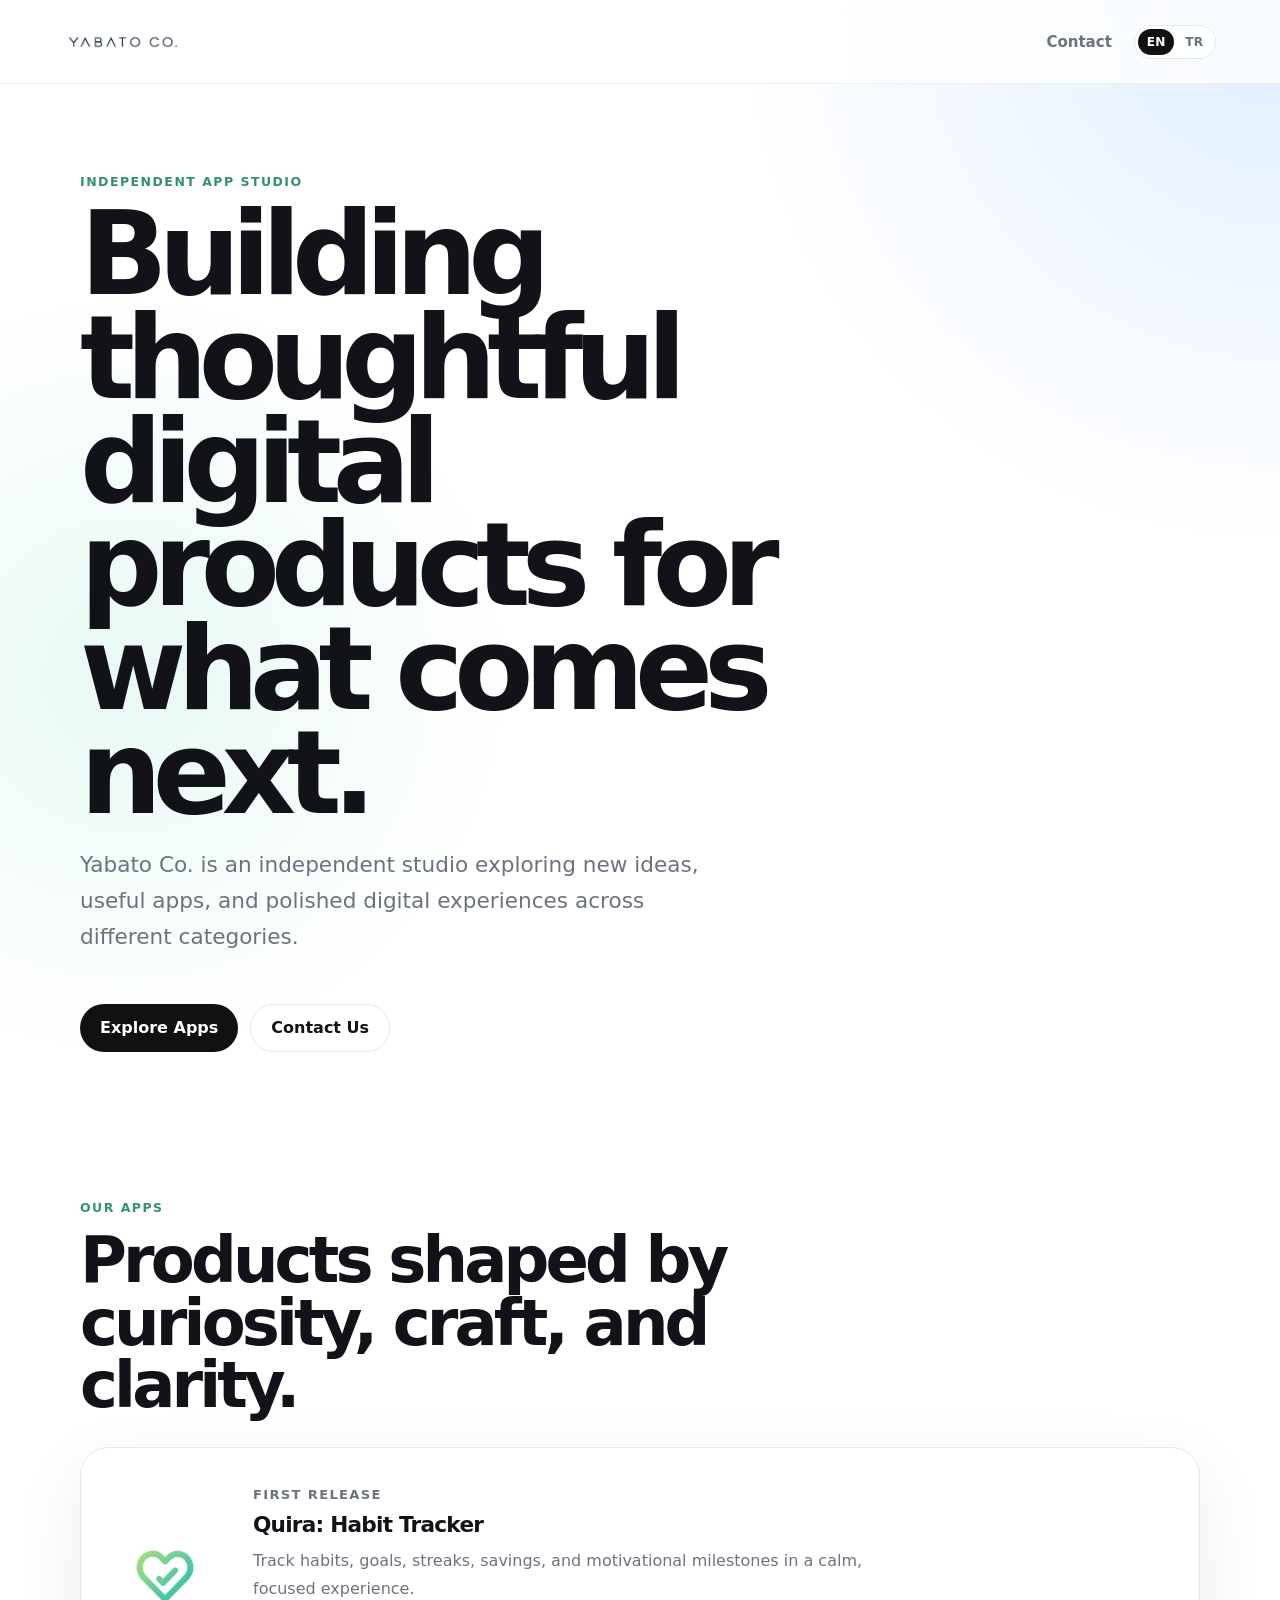
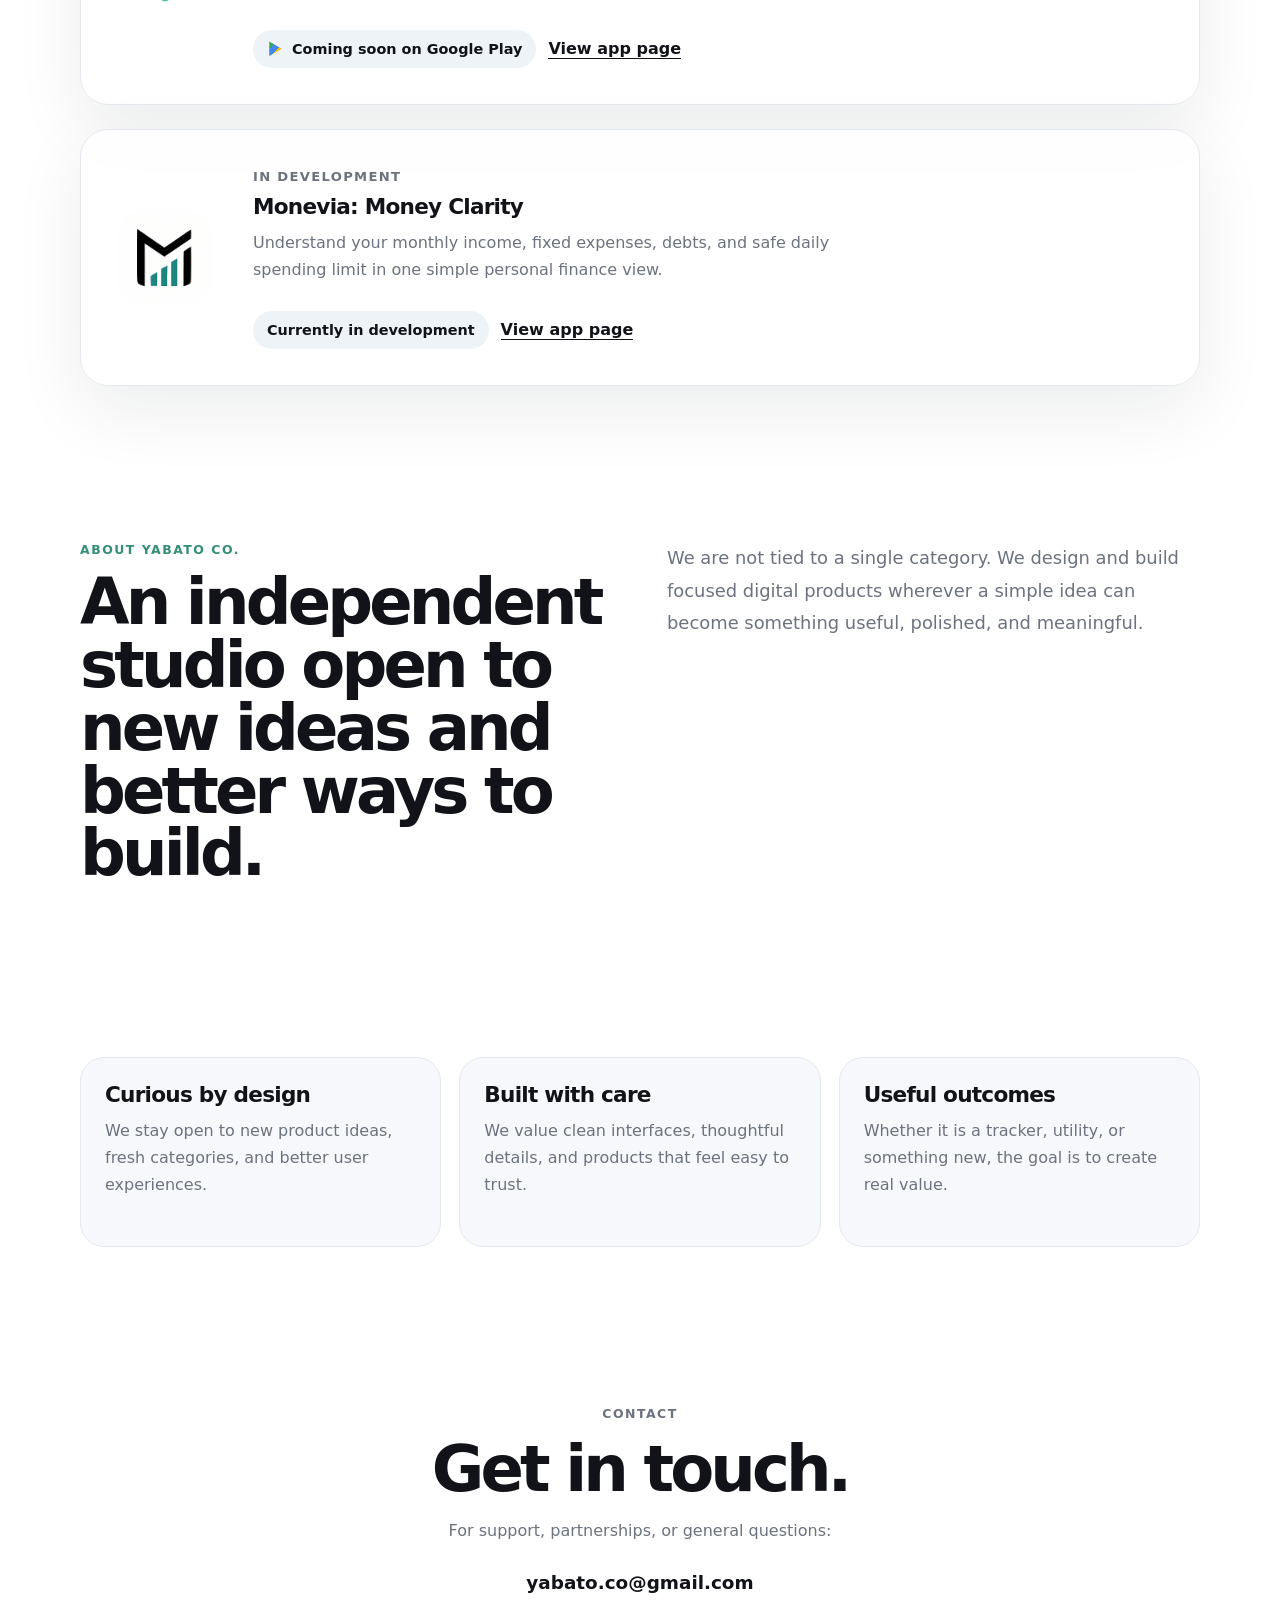
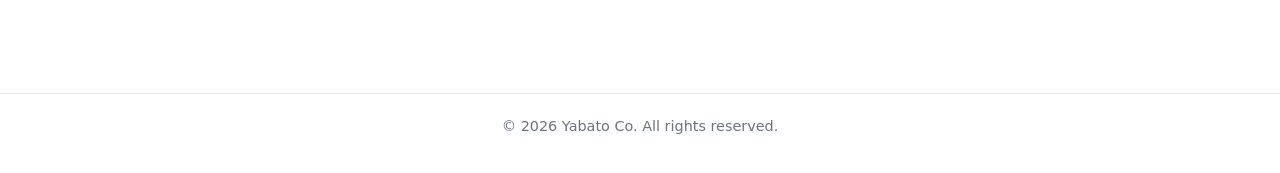
<file: index.html>
<!doctype html>
<html lang="en">
<head>
  <meta charset="utf-8" />
  <meta name="viewport" content="width=device-width, initial-scale=1" />
  <title>Yabato Co. | Ideas, Apps, and Digital Products</title>
  <meta name="description" content="Yabato Co. is an independent studio exploring ideas, apps, and digital products." />
  <link rel="icon" type="image/png" href="./favicon.png?v=2" />
  <link rel="shortcut icon" type="image/png" href="./favicon.png?v=2" />
  <link rel="apple-touch-icon" href="./favicon.png?v=2" />
  <link rel="stylesheet" href="./styles.css?v=9" />
</head>
<body>
  <header class="site-header">
    <a class="brand" href="index.html" aria-label="Yabato Co.">
      <img src="yabato-logo.png?v=2" alt="Yabato Co." />
    </a>
    <nav>
      <a href="#contact">Contact</a>
      <span class="lang-switch" aria-label="Language switcher">
        <a class="active" href="index.html">EN</a>
        <a href="index-tr.html">TR</a>
      </span>
    </nav>
  </header>

  <main>
    <section class="hero">
      <p class="eyebrow">Independent app studio</p>
      <h1>Building thoughtful digital products for what comes next.</h1>
      <p class="hero-text">
        Yabato Co. is an independent studio exploring new ideas, useful apps,
        and polished digital experiences across different categories.
      </p>
      <div class="hero-actions">
        <a class="button primary" href="#apps">Explore Apps</a>
        <a class="button secondary" href="mailto:yabato.co@gmail.com">Contact Us</a>
      </div>
    </section>

    <section id="apps" class="section">
      <div class="section-heading">
        <p class="eyebrow">Our apps</p>
        <h2>Products shaped by curiosity, craft, and clarity.</h2>
      </div>

      <div class="apps-stack">
        <a class="app-card app-card-link" href="quira.html">
          <img class="app-icon" src="googleplay-logo.png" alt="Quira app icon" />
          <div class="app-content">
            <p class="app-label">First release</p>
            <h3>Quira: Habit Tracker</h3>
            <p>
              Track habits, goals, streaks, savings, and motivational milestones
              in a calm, focused experience.
            </p>
            <div class="app-actions">
              <span class="pill play-pill"><span class="play-mark" aria-hidden="true"></span>Coming soon on Google Play</span>
              <span class="text-link">View app page</span>
            </div>
          </div>
        </a>

        <a class="app-card app-card-link" href="monevia.html">
          <img class="app-icon" src="monevia-logo.png" alt="Monevia app icon" />
          <div class="app-content">
            <p class="app-label">In development</p>
            <h3>Monevia: Money Clarity</h3>
            <p>
              Understand your monthly income, fixed expenses, debts, and safe
              daily spending limit in one simple personal finance view.
            </p>
            <div class="app-actions">
              <span class="pill">Currently in development</span>
              <span class="text-link">View app page</span>
            </div>
          </div>
        </a>
      </div>
    </section>

    <section id="about" class="section split">
      <div>
        <p class="eyebrow">About Yabato Co.</p>
        <h2>An independent studio open to new ideas and better ways to build.</h2>
      </div>
      <p>
        We are not tied to a single category. We design and build focused digital
        products wherever a simple idea can become something useful, polished,
        and meaningful.
      </p>
    </section>

    <section class="section principles">
      <div class="principle">
        <h3>Curious by design</h3>
        <p>We stay open to new product ideas, fresh categories, and better user experiences.</p>
      </div>
      <div class="principle">
        <h3>Built with care</h3>
        <p>We value clean interfaces, thoughtful details, and products that feel easy to trust.</p>
      </div>
      <div class="principle">
        <h3>Useful outcomes</h3>
        <p>Whether it is a tracker, utility, or something new, the goal is to create real value.</p>
      </div>
    </section>

    <section id="contact" class="section contact">
      <p class="eyebrow">Contact</p>
      <h2>Get in touch.</h2>
      <p>For support, partnerships, or general questions:</p>
      <a class="email" href="mailto:yabato.co@gmail.com">yabato.co@gmail.com</a>
    </section>
  </main>

  <footer>
    <p>&copy; 2026 Yabato Co. All rights reserved.</p>
  </footer>
</body>
</html>
</file>
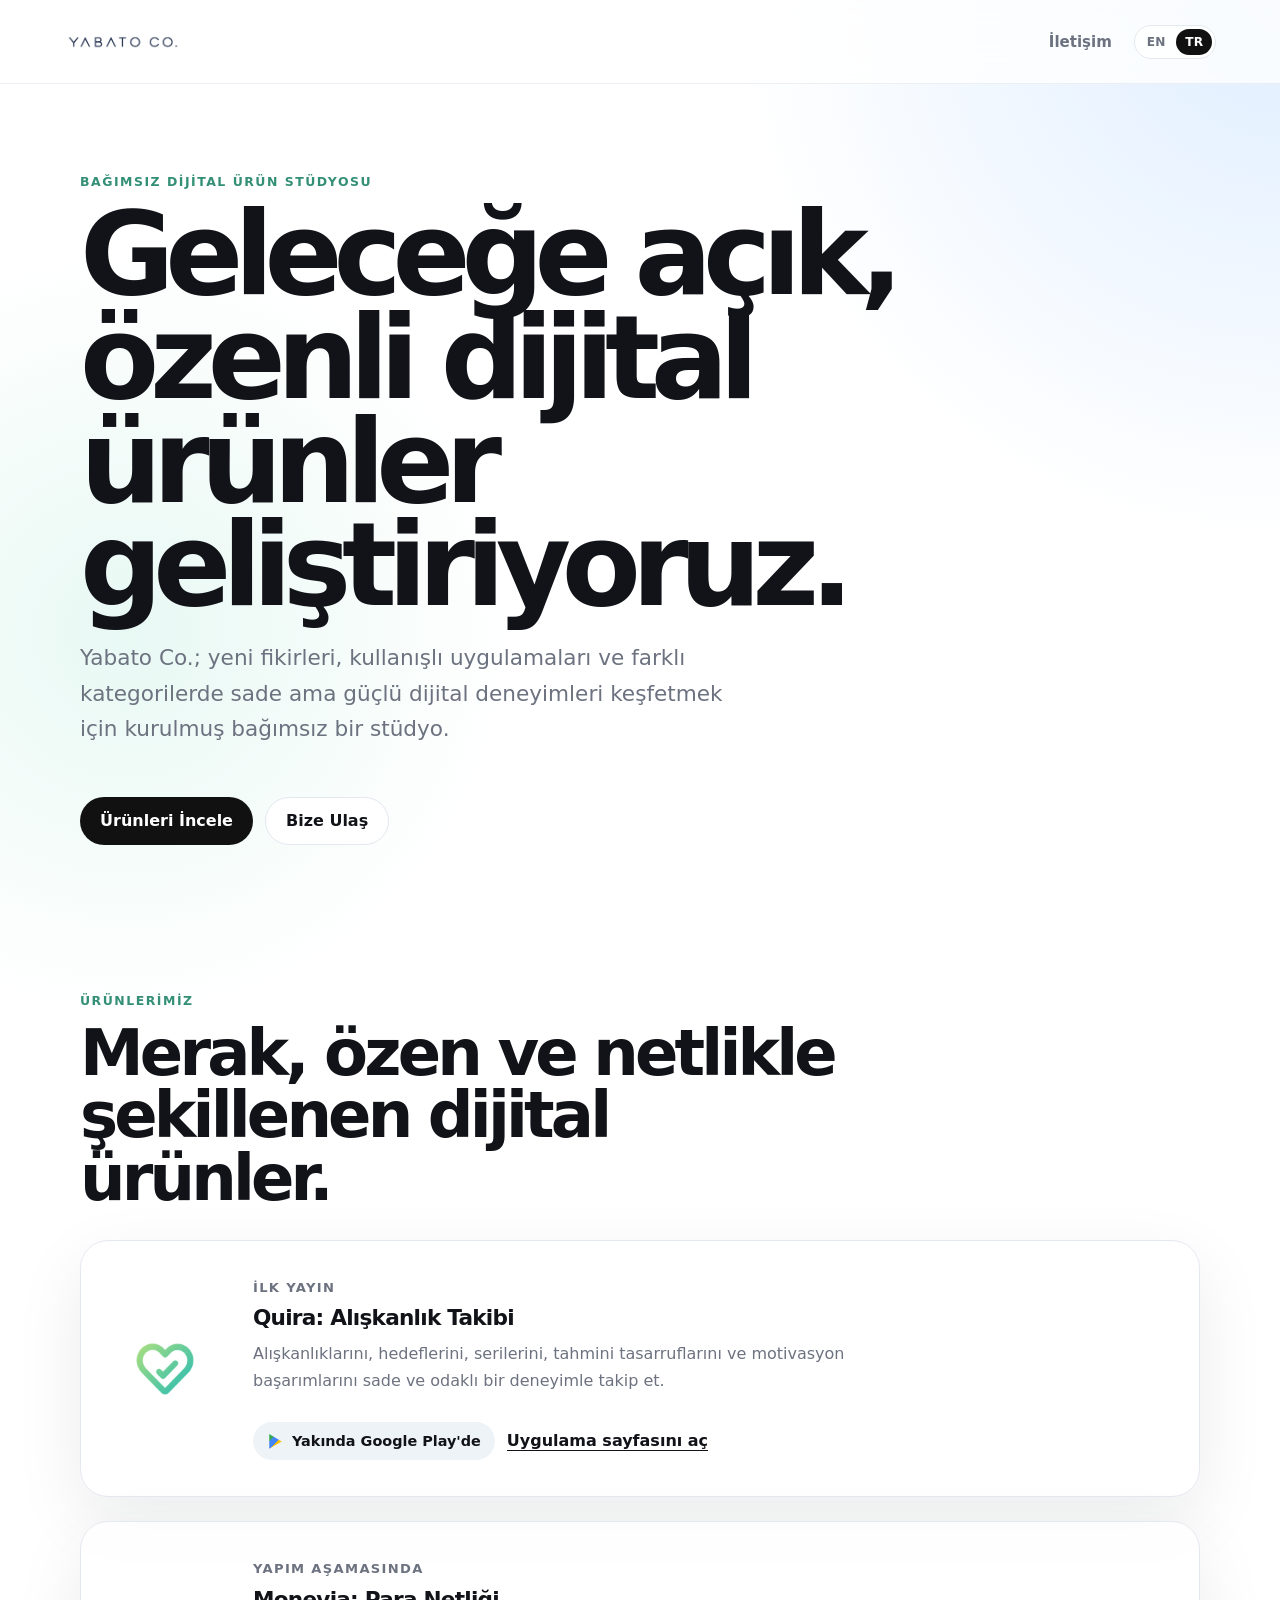
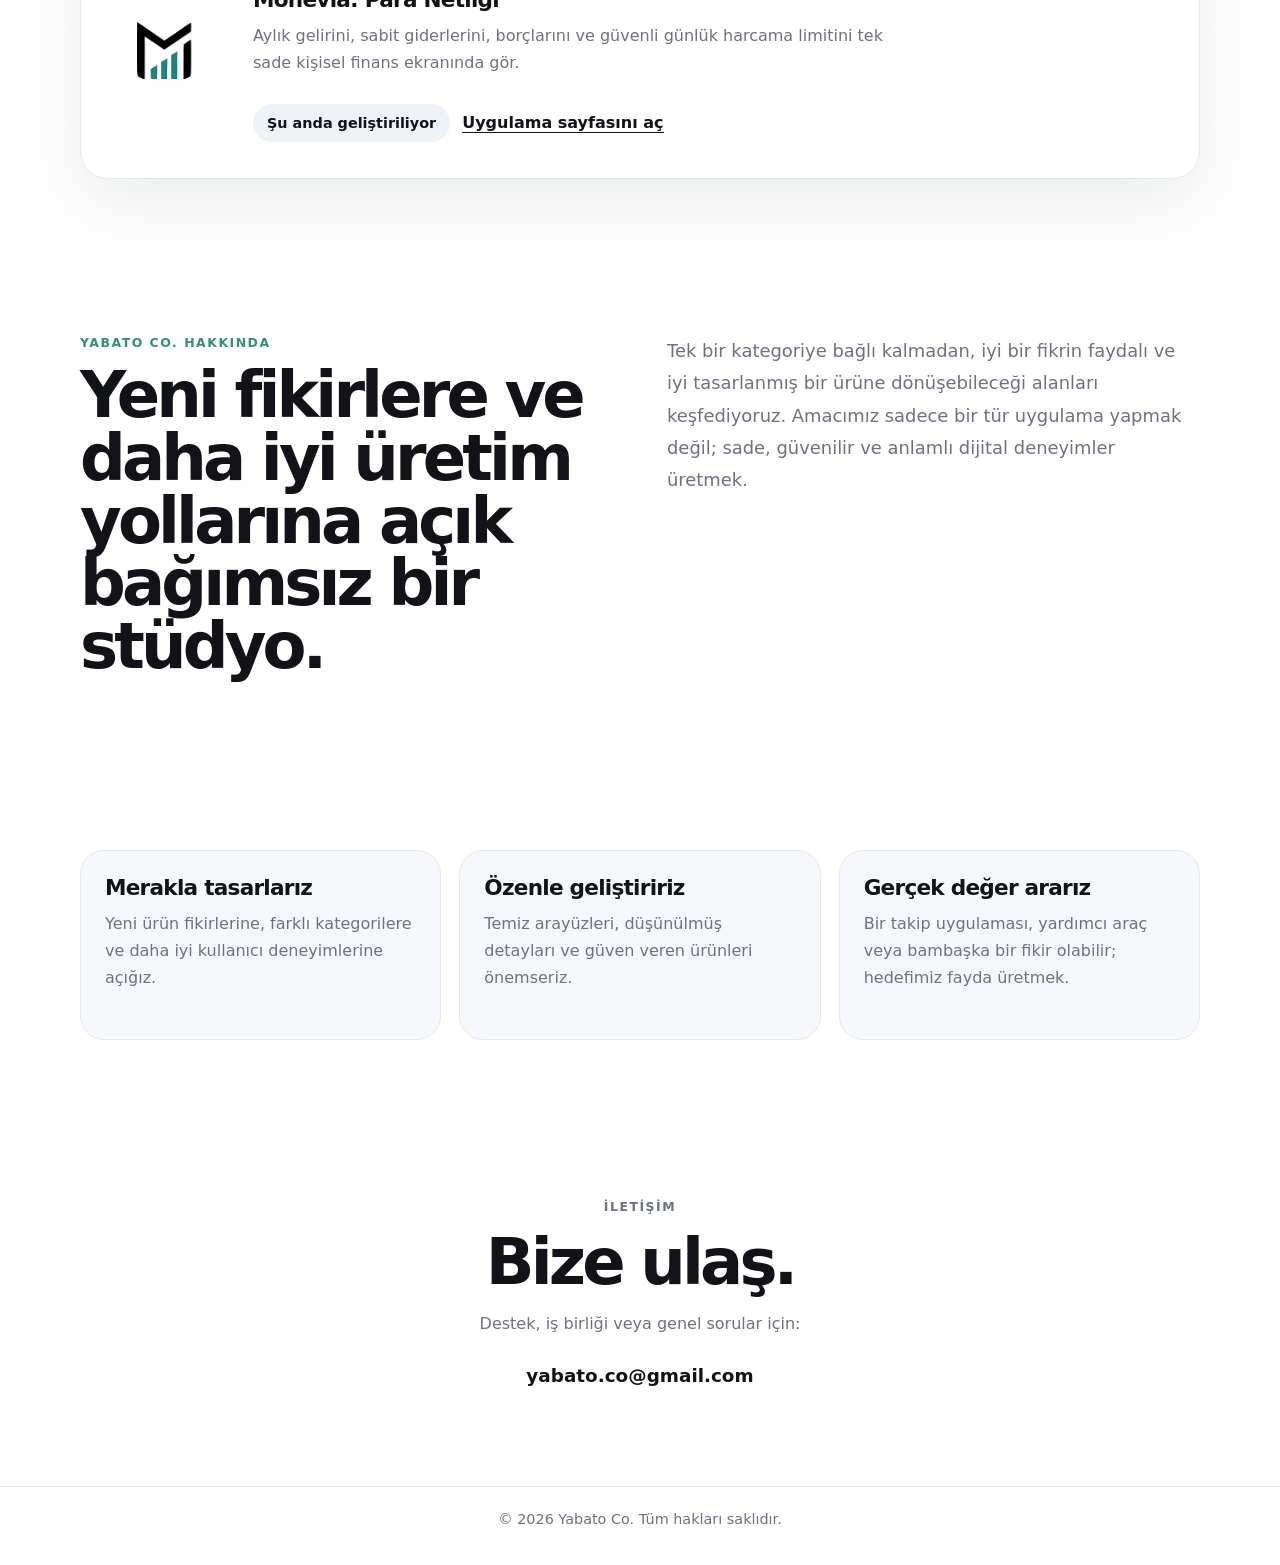
<file: index-tr.html>
<!doctype html>
<html lang="tr">
<head>
  <meta charset="utf-8" />
  <meta name="viewport" content="width=device-width, initial-scale=1" />
  <title>Yabato Co. | Fikirler, Uygulamalar ve Dijital Ürünler</title>
  <meta name="description" content="Yabato Co. yeni fikirler, uygulamalar ve dijital ürünler geliştiren bağımsız bir stüdyodur." />
  <link rel="icon" type="image/png" href="./favicon.png?v=2" />
  <link rel="shortcut icon" type="image/png" href="./favicon.png?v=2" />
  <link rel="apple-touch-icon" href="./favicon.png?v=2" />
  <link rel="stylesheet" href="./styles.css?v=9" />
</head>
<body>
  <header class="site-header">
    <a class="brand" href="index-tr.html" aria-label="Yabato Co.">
      <img src="yabato-logo.png?v=2" alt="Yabato Co." />
    </a>
    <nav>
      <a href="#contact">İletişim</a>
      <span class="lang-switch" aria-label="Dil seçici">
        <a href="index.html">EN</a>
        <a class="active" href="index-tr.html">TR</a>
      </span>
    </nav>
  </header>

  <main>
    <section class="hero">
      <p class="eyebrow">Bağımsız dijital ürün stüdyosu</p>
      <h1>Geleceğe açık, özenli dijital ürünler geliştiriyoruz.</h1>
      <p class="hero-text">
        Yabato Co.; yeni fikirleri, kullanışlı uygulamaları ve farklı kategorilerde
        sade ama güçlü dijital deneyimleri keşfetmek için kurulmuş bağımsız bir stüdyo.
      </p>
      <div class="hero-actions">
        <a class="button primary" href="#apps">Ürünleri İncele</a>
        <a class="button secondary" href="mailto:yabato.co@gmail.com">Bize Ulaş</a>
      </div>
    </section>

    <section id="apps" class="section">
      <div class="section-heading">
        <p class="eyebrow">Ürünlerimiz</p>
        <h2>Merak, özen ve netlikle şekillenen dijital ürünler.</h2>
      </div>

      <div class="apps-stack">
        <a class="app-card app-card-link" href="quira-tr.html">
          <img class="app-icon" src="googleplay-logo.png" alt="Quira uygulama ikonu" />
          <div class="app-content">
            <p class="app-label">İlk yayın</p>
            <h3>Quira: Alışkanlık Takibi</h3>
            <p>
              Alışkanlıklarını, hedeflerini, serilerini, tahmini tasarruflarını ve
              motivasyon başarımlarını sade ve odaklı bir deneyimle takip et.
            </p>
            <div class="app-actions">
              <span class="pill play-pill"><span class="play-mark" aria-hidden="true"></span>Yakında Google Play'de</span>
              <span class="text-link">Uygulama sayfasını aç</span>
            </div>
          </div>
        </a>

        <a class="app-card app-card-link" href="monevia-tr.html">
          <img class="app-icon" src="monevia-logo.png" alt="Monevia uygulama ikonu" />
          <div class="app-content">
            <p class="app-label">Yapım aşamasında</p>
            <h3>Monevia: Para Netliği</h3>
            <p>
              Aylık gelirini, sabit giderlerini, borçlarını ve güvenli günlük
              harcama limitini tek sade kişisel finans ekranında gör.
            </p>
            <div class="app-actions">
              <span class="pill">Şu anda geliştiriliyor</span>
              <span class="text-link">Uygulama sayfasını aç</span>
            </div>
          </div>
        </a>
      </div>
    </section>

    <section id="about" class="section split">
      <div>
        <p class="eyebrow">Yabato Co. hakkında</p>
        <h2>Yeni fikirlere ve daha iyi üretim yollarına açık bağımsız bir stüdyo.</h2>
      </div>
      <p>
        Tek bir kategoriye bağlı kalmadan, iyi bir fikrin faydalı ve iyi tasarlanmış
        bir ürüne dönüşebileceği alanları keşfediyoruz. Amacımız sadece bir tür
        uygulama yapmak değil; sade, güvenilir ve anlamlı dijital deneyimler üretmek.
      </p>
    </section>

    <section class="section principles">
      <div class="principle">
        <h3>Merakla tasarlarız</h3>
        <p>Yeni ürün fikirlerine, farklı kategorilere ve daha iyi kullanıcı deneyimlerine açığız.</p>
      </div>
      <div class="principle">
        <h3>Özenle geliştiririz</h3>
        <p>Temiz arayüzleri, düşünülmüş detayları ve güven veren ürünleri önemseriz.</p>
      </div>
      <div class="principle">
        <h3>Gerçek değer ararız</h3>
        <p>Bir takip uygulaması, yardımcı araç veya bambaşka bir fikir olabilir; hedefimiz fayda üretmek.</p>
      </div>
    </section>

    <section id="contact" class="section contact">
      <p class="eyebrow">İletişim</p>
      <h2>Bize ulaş.</h2>
      <p>Destek, iş birliği veya genel sorular için:</p>
      <a class="email" href="mailto:yabato.co@gmail.com">yabato.co@gmail.com</a>
    </section>
  </main>

  <footer>
    <p>&copy; 2026 Yabato Co. Tüm hakları saklıdır.</p>
  </footer>
</body>
</html>
</file>
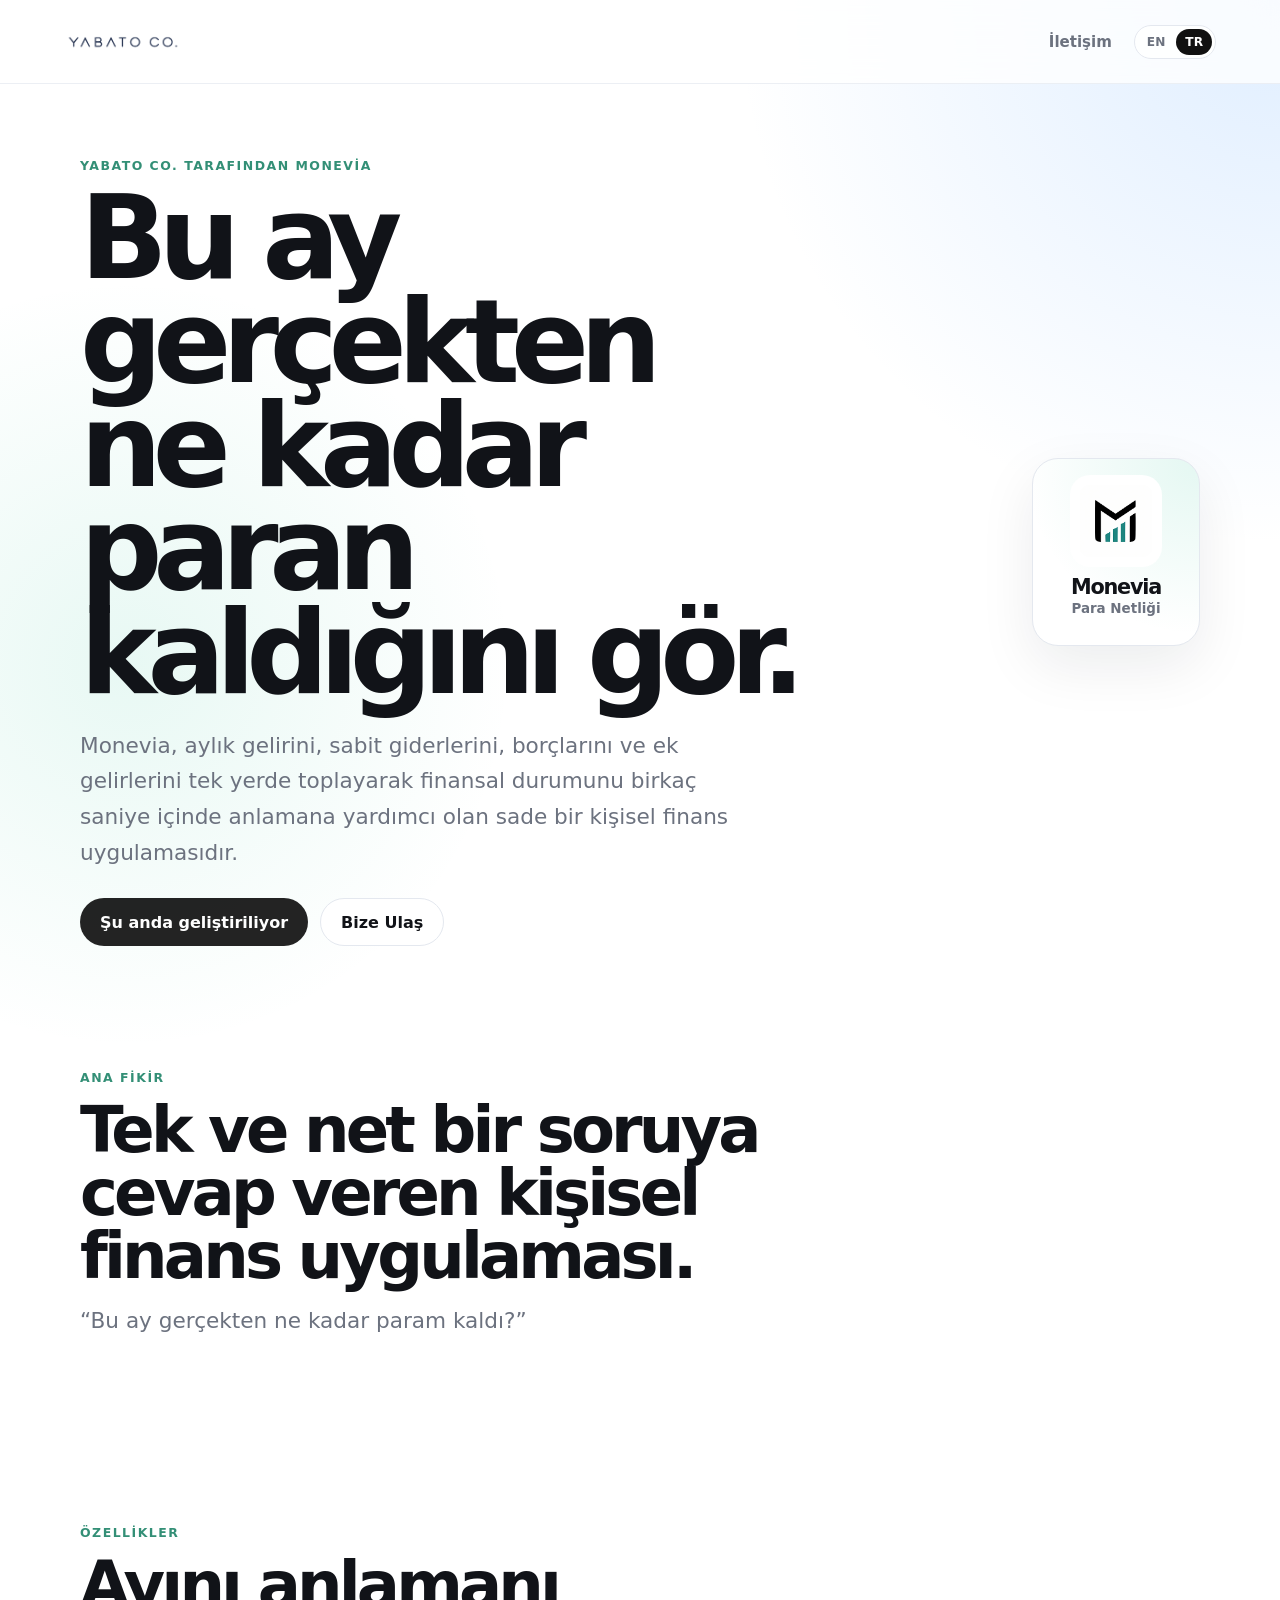
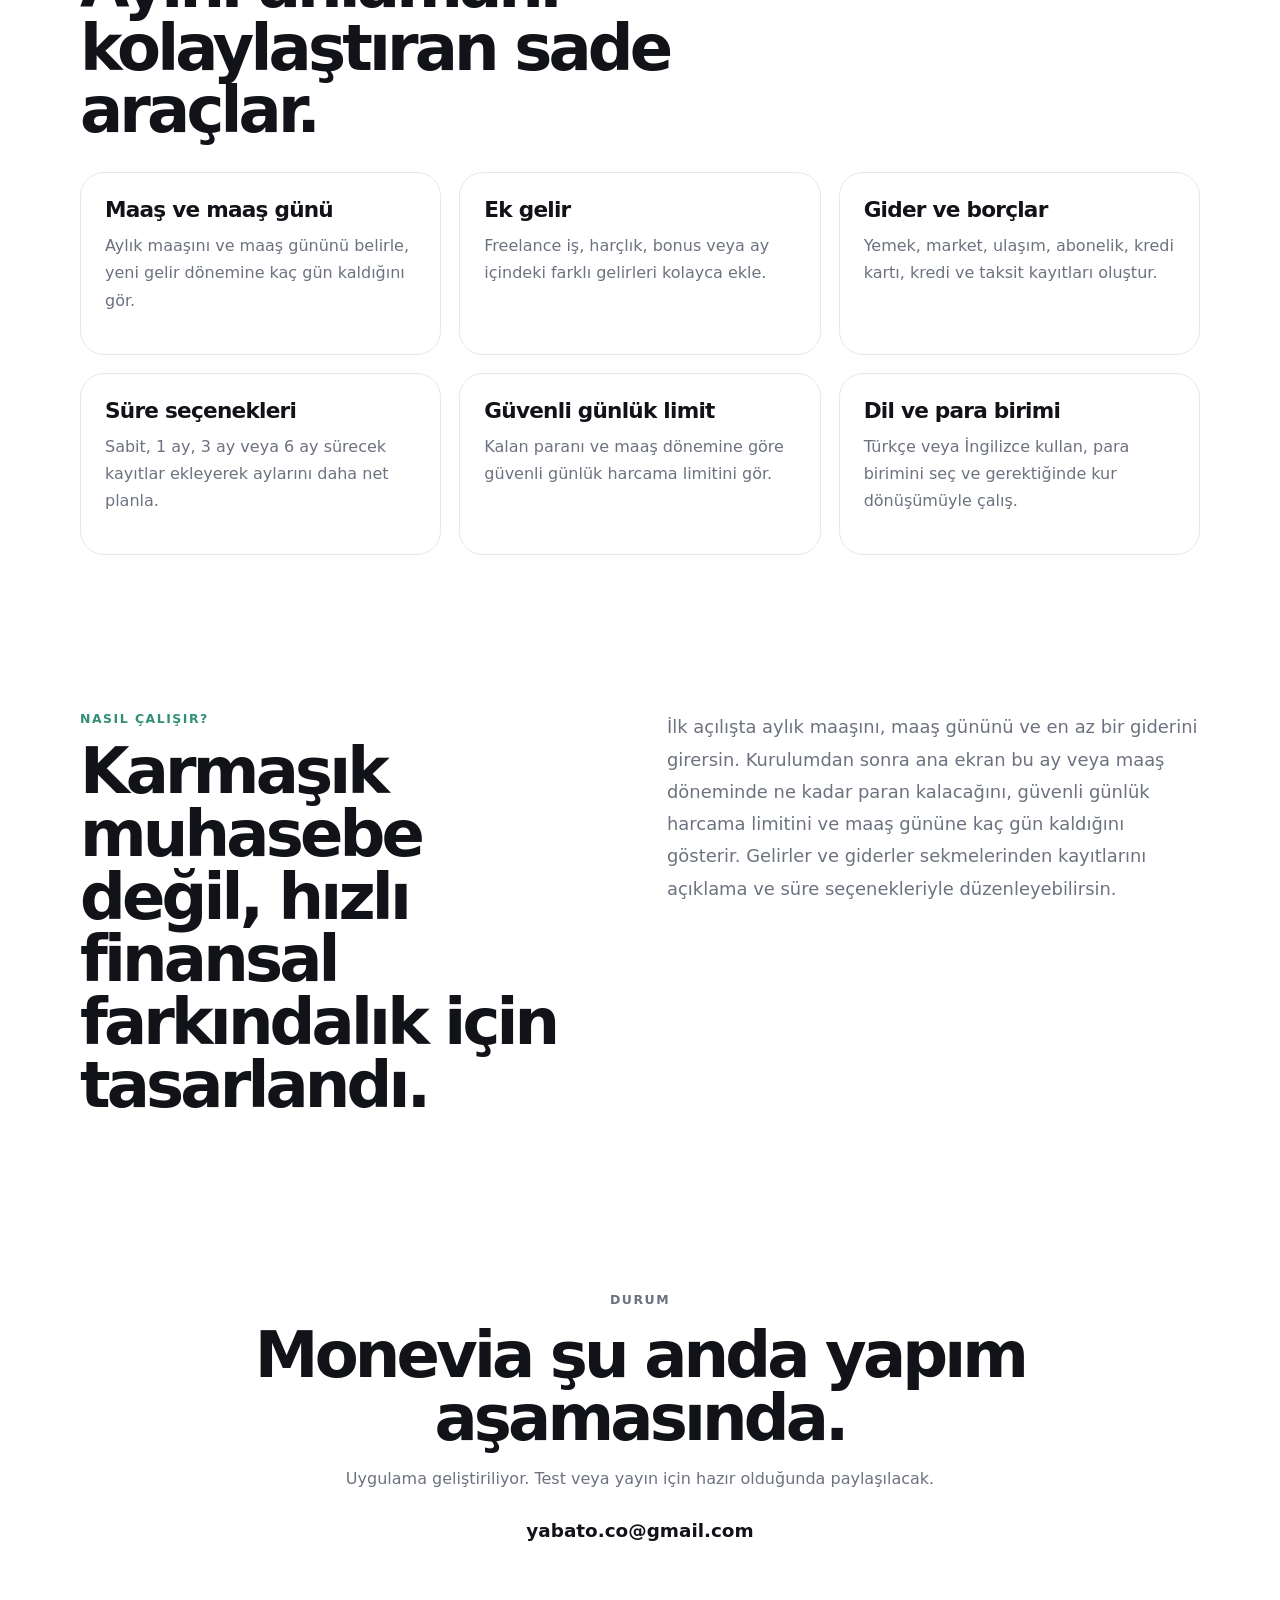
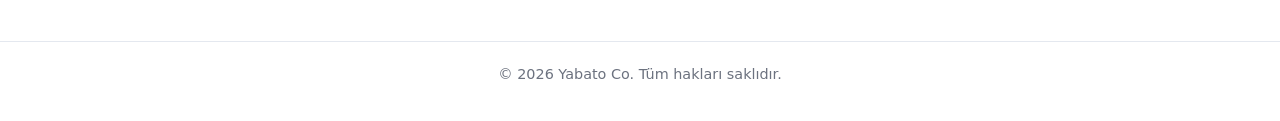
<file: monevia-tr.html>
<!doctype html>
<html lang="tr">
<head>
  <meta charset="utf-8" />
  <meta name="viewport" content="width=device-width, initial-scale=1" />
  <title>Monevia: Para Netliği | Yabato Co.</title>
  <meta name="description" content="Monevia; gelir, gider, borç ve aylık kalan para takibi için geliştirilen sade bir kişisel finans uygulamasıdır." />
  <link rel="icon" type="image/png" href="./favicon.png?v=2" />
  <link rel="shortcut icon" type="image/png" href="./favicon.png?v=2" />
  <link rel="apple-touch-icon" href="./favicon.png?v=2" />
  <link rel="stylesheet" href="./styles.css?v=9" />
</head>
<body>
  <header class="site-header">
    <a class="brand" href="index-tr.html" aria-label="Yabato Co.">
      <img src="yabato-logo.png?v=2" alt="Yabato Co." />
    </a>
    <nav>
      <a href="index-tr.html#contact">İletişim</a>
      <span class="lang-switch" aria-label="Dil seçici">
        <a href="monevia.html">EN</a>
        <a class="active" href="monevia-tr.html">TR</a>
      </span>
    </nav>
  </header>

  <main>
    <section class="app-hero">
      <div>
        <p class="eyebrow">Yabato Co. tarafından Monevia</p>
        <h1>Bu ay gerçekten ne kadar paran kaldığını gör.</h1>
        <p class="hero-text">
          Monevia, aylık gelirini, sabit giderlerini, borçlarını ve ek gelirlerini
          tek yerde toplayarak finansal durumunu birkaç saniye içinde anlamana
          yardımcı olan sade bir kişisel finans uygulamasıdır.
        </p>
        <div class="hero-actions">
          <span class="button primary disabled">Şu anda geliştiriliyor</span>
          <a class="button secondary" href="mailto:yabato.co@gmail.com">Bize Ulaş</a>
        </div>
      </div>

      <div class="hero-phone-card monevia-card">
        <img src="monevia-logo.png" alt="Monevia uygulama ikonu" />
        <h2>Monevia</h2>
        <p>Para Netliği</p>
      </div>
    </section>

    <section class="section">
      <div class="section-heading">
        <p class="eyebrow">Ana fikir</p>
        <h2>Tek ve net bir soruya cevap veren kişisel finans uygulaması.</h2>
        <p class="hero-text">“Bu ay gerçekten ne kadar param kaldı?”</p>
      </div>
    </section>

    <section class="section">
      <div class="section-heading">
        <p class="eyebrow">Özellikler</p>
        <h2>Ayını anlamanı kolaylaştıran sade araçlar.</h2>
      </div>

      <div class="feature-grid">
        <div class="principle">
          <h3>Maaş ve maaş günü</h3>
          <p>Aylık maaşını ve maaş gününü belirle, yeni gelir dönemine kaç gün kaldığını gör.</p>
        </div>
        <div class="principle">
          <h3>Ek gelir</h3>
          <p>Freelance iş, harçlık, bonus veya ay içindeki farklı gelirleri kolayca ekle.</p>
        </div>
        <div class="principle">
          <h3>Gider ve borçlar</h3>
          <p>Yemek, market, ulaşım, abonelik, kredi kartı, kredi ve taksit kayıtları oluştur.</p>
        </div>
        <div class="principle">
          <h3>Süre seçenekleri</h3>
          <p>Sabit, 1 ay, 3 ay veya 6 ay sürecek kayıtlar ekleyerek aylarını daha net planla.</p>
        </div>
        <div class="principle">
          <h3>Güvenli günlük limit</h3>
          <p>Kalan paranı ve maaş dönemine göre güvenli günlük harcama limitini gör.</p>
        </div>
        <div class="principle">
          <h3>Dil ve para birimi</h3>
          <p>Türkçe veya İngilizce kullan, para birimini seç ve gerektiğinde kur dönüşümüyle çalış.</p>
        </div>
      </div>
    </section>

    <section class="section split">
      <div>
        <p class="eyebrow">Nasıl çalışır?</p>
        <h2>Karmaşık muhasebe değil, hızlı finansal farkındalık için tasarlandı.</h2>
      </div>
      <p>
        İlk açılışta aylık maaşını, maaş gününü ve en az bir giderini girersin.
        Kurulumdan sonra ana ekran bu ay veya maaş döneminde ne kadar paran
        kalacağını, güvenli günlük harcama limitini ve maaş gününe kaç gün
        kaldığını gösterir. Gelirler ve giderler sekmelerinden kayıtlarını
        açıklama ve süre seçenekleriyle düzenleyebilirsin.
      </p>
    </section>

    <section class="section contact">
      <p class="eyebrow">Durum</p>
      <h2>Monevia şu anda yapım aşamasında.</h2>
      <p>
        Uygulama geliştiriliyor. Test veya yayın için hazır olduğunda paylaşılacak.
      </p>
      <a class="email" href="mailto:yabato.co@gmail.com">yabato.co@gmail.com</a>
    </section>
  </main>

  <footer>
    <p>&copy; 2026 Yabato Co. Tüm hakları saklıdır.</p>
  </footer>
</body>
</html>
</file>
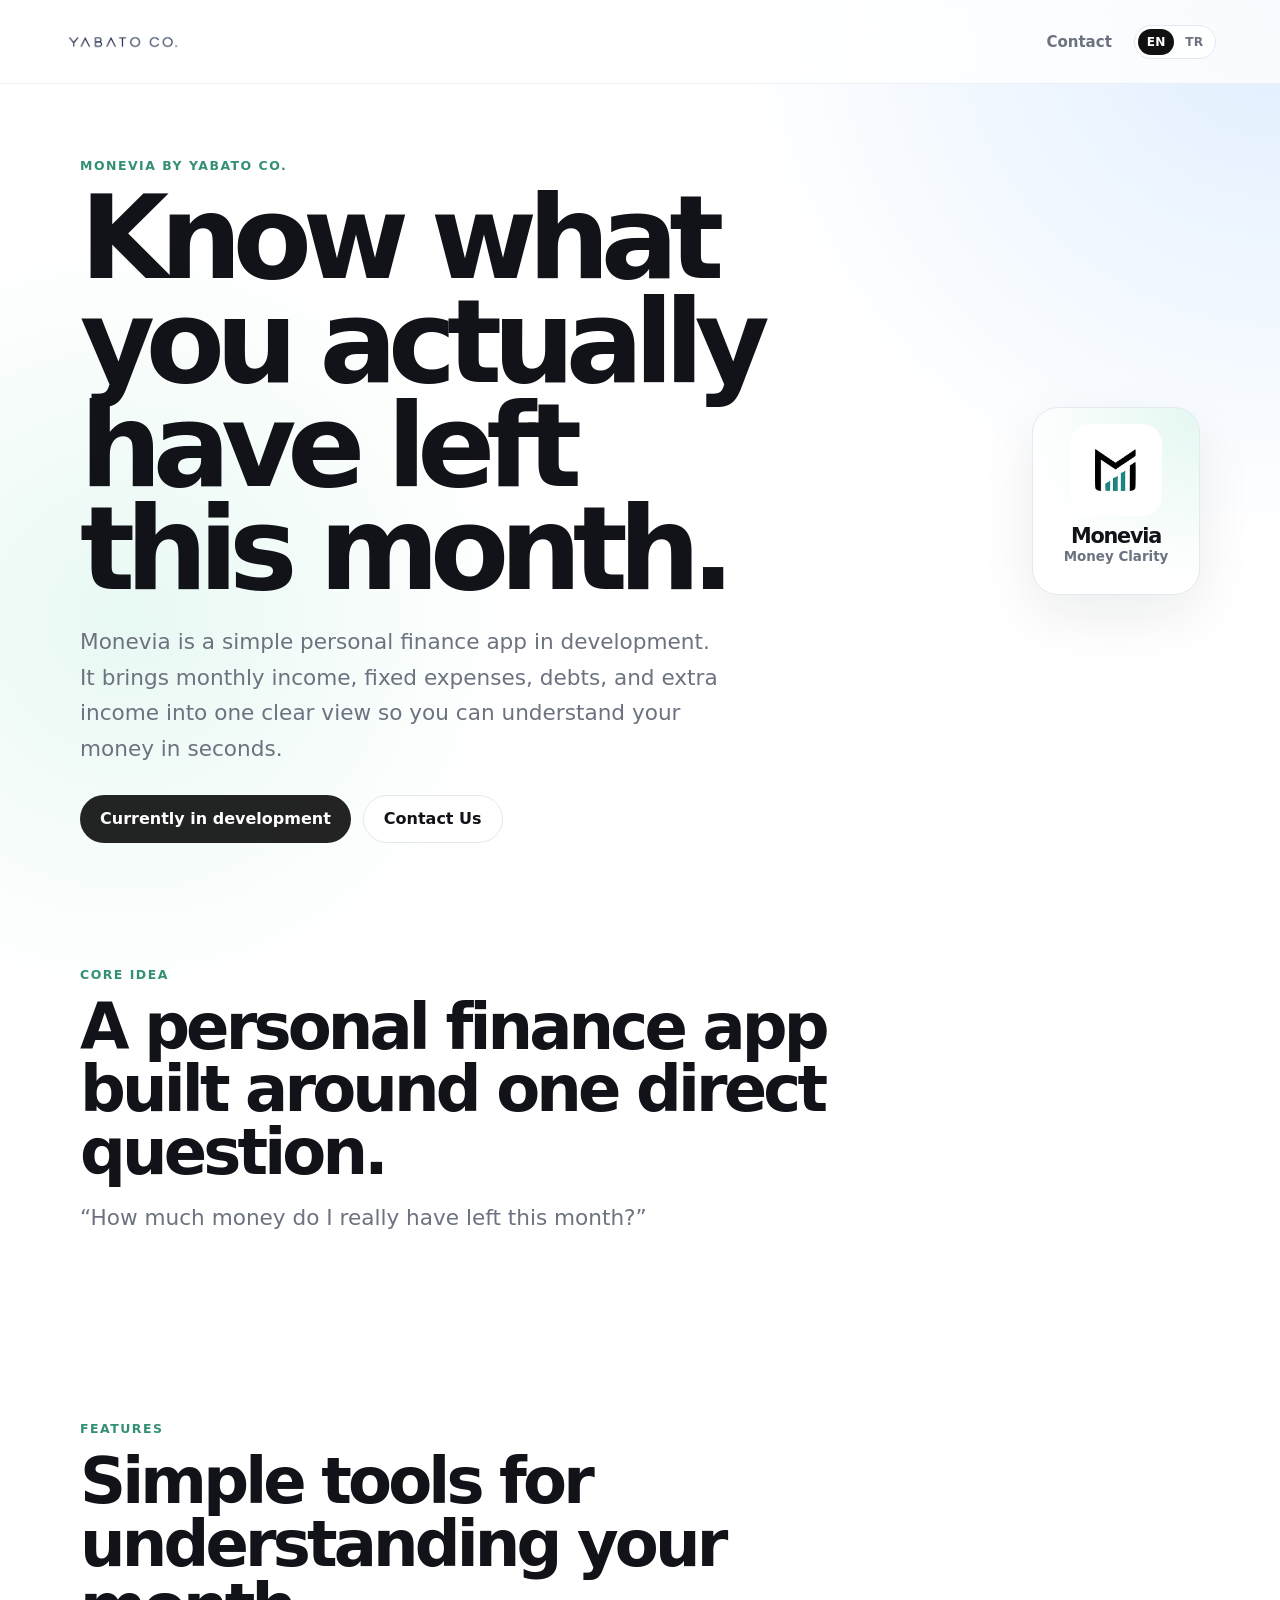
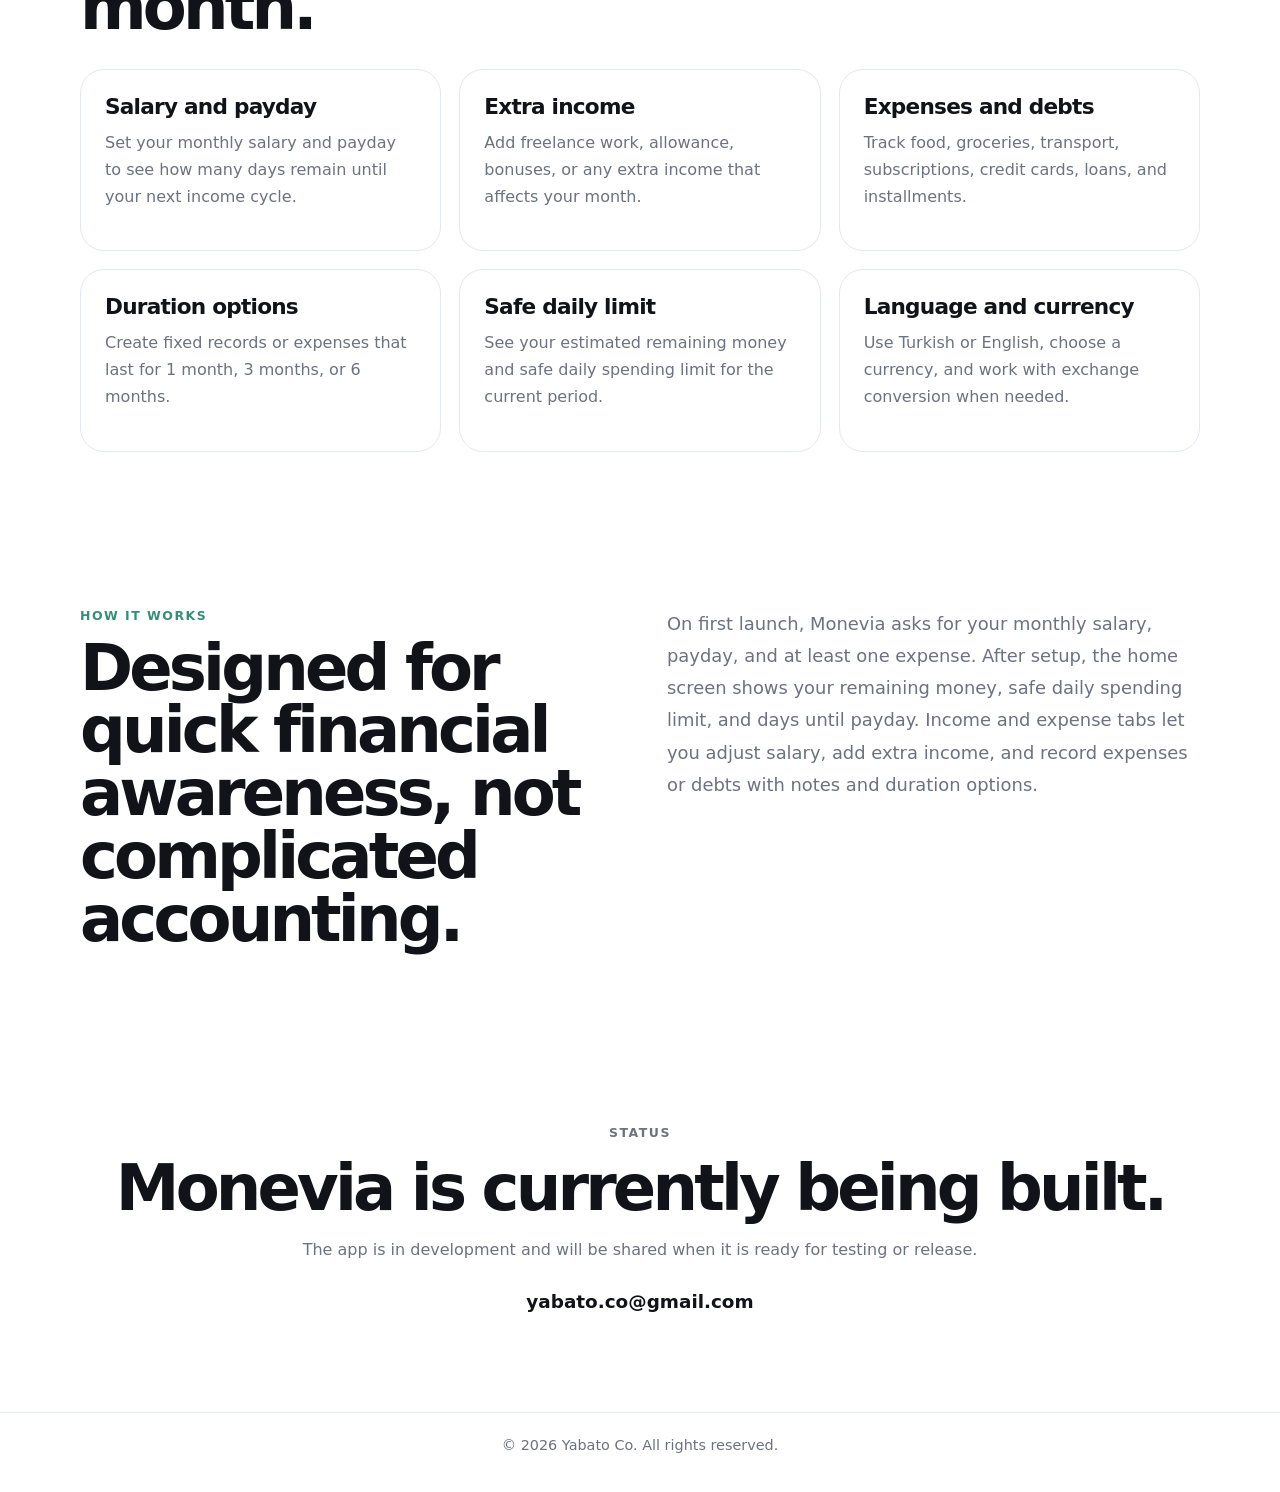
<file: monevia.html>
<!doctype html>
<html lang="en">
<head>
  <meta charset="utf-8" />
  <meta name="viewport" content="width=device-width, initial-scale=1" />
  <title>Monevia: Money Clarity | Yabato Co.</title>
  <meta name="description" content="Monevia is a simple personal finance app in development for income, expenses, debts, and monthly money clarity." />
  <link rel="icon" type="image/png" href="./favicon.png?v=2" />
  <link rel="shortcut icon" type="image/png" href="./favicon.png?v=2" />
  <link rel="apple-touch-icon" href="./favicon.png?v=2" />
  <link rel="stylesheet" href="./styles.css?v=9" />
</head>
<body>
  <header class="site-header">
    <a class="brand" href="index.html" aria-label="Yabato Co.">
      <img src="yabato-logo.png?v=2" alt="Yabato Co." />
    </a>
    <nav>
      <a href="index.html#contact">Contact</a>
      <span class="lang-switch" aria-label="Language switcher">
        <a class="active" href="monevia.html">EN</a>
        <a href="monevia-tr.html">TR</a>
      </span>
    </nav>
  </header>

  <main>
    <section class="app-hero">
      <div>
        <p class="eyebrow">Monevia by Yabato Co.</p>
        <h1>Know what you actually have left this month.</h1>
        <p class="hero-text">
          Monevia is a simple personal finance app in development. It brings
          monthly income, fixed expenses, debts, and extra income into one clear
          view so you can understand your money in seconds.
        </p>
        <div class="hero-actions">
          <span class="button primary disabled">Currently in development</span>
          <a class="button secondary" href="mailto:yabato.co@gmail.com">Contact Us</a>
        </div>
      </div>

      <div class="hero-phone-card monevia-card">
        <img src="monevia-logo.png" alt="Monevia app icon" />
        <h2>Monevia</h2>
        <p>Money Clarity</p>
      </div>
    </section>

    <section class="section">
      <div class="section-heading">
        <p class="eyebrow">Core idea</p>
        <h2>A personal finance app built around one direct question.</h2>
        <p class="hero-text">“How much money do I really have left this month?”</p>
      </div>
    </section>

    <section class="section">
      <div class="section-heading">
        <p class="eyebrow">Features</p>
        <h2>Simple tools for understanding your month.</h2>
      </div>

      <div class="feature-grid">
        <div class="principle">
          <h3>Salary and payday</h3>
          <p>Set your monthly salary and payday to see how many days remain until your next income cycle.</p>
        </div>
        <div class="principle">
          <h3>Extra income</h3>
          <p>Add freelance work, allowance, bonuses, or any extra income that affects your month.</p>
        </div>
        <div class="principle">
          <h3>Expenses and debts</h3>
          <p>Track food, groceries, transport, subscriptions, credit cards, loans, and installments.</p>
        </div>
        <div class="principle">
          <h3>Duration options</h3>
          <p>Create fixed records or expenses that last for 1 month, 3 months, or 6 months.</p>
        </div>
        <div class="principle">
          <h3>Safe daily limit</h3>
          <p>See your estimated remaining money and safe daily spending limit for the current period.</p>
        </div>
        <div class="principle">
          <h3>Language and currency</h3>
          <p>Use Turkish or English, choose a currency, and work with exchange conversion when needed.</p>
        </div>
      </div>
    </section>

    <section class="section split">
      <div>
        <p class="eyebrow">How it works</p>
        <h2>Designed for quick financial awareness, not complicated accounting.</h2>
      </div>
      <p>
        On first launch, Monevia asks for your monthly salary, payday, and at least
        one expense. After setup, the home screen shows your remaining money, safe
        daily spending limit, and days until payday. Income and expense tabs let you
        adjust salary, add extra income, and record expenses or debts with notes and
        duration options.
      </p>
    </section>

    <section class="section contact">
      <p class="eyebrow">Status</p>
      <h2>Monevia is currently being built.</h2>
      <p>
        The app is in development and will be shared when it is ready for testing
        or release.
      </p>
      <a class="email" href="mailto:yabato.co@gmail.com">yabato.co@gmail.com</a>
    </section>
  </main>

  <footer>
    <p>&copy; 2026 Yabato Co. All rights reserved.</p>
  </footer>
</body>
</html>
</file>
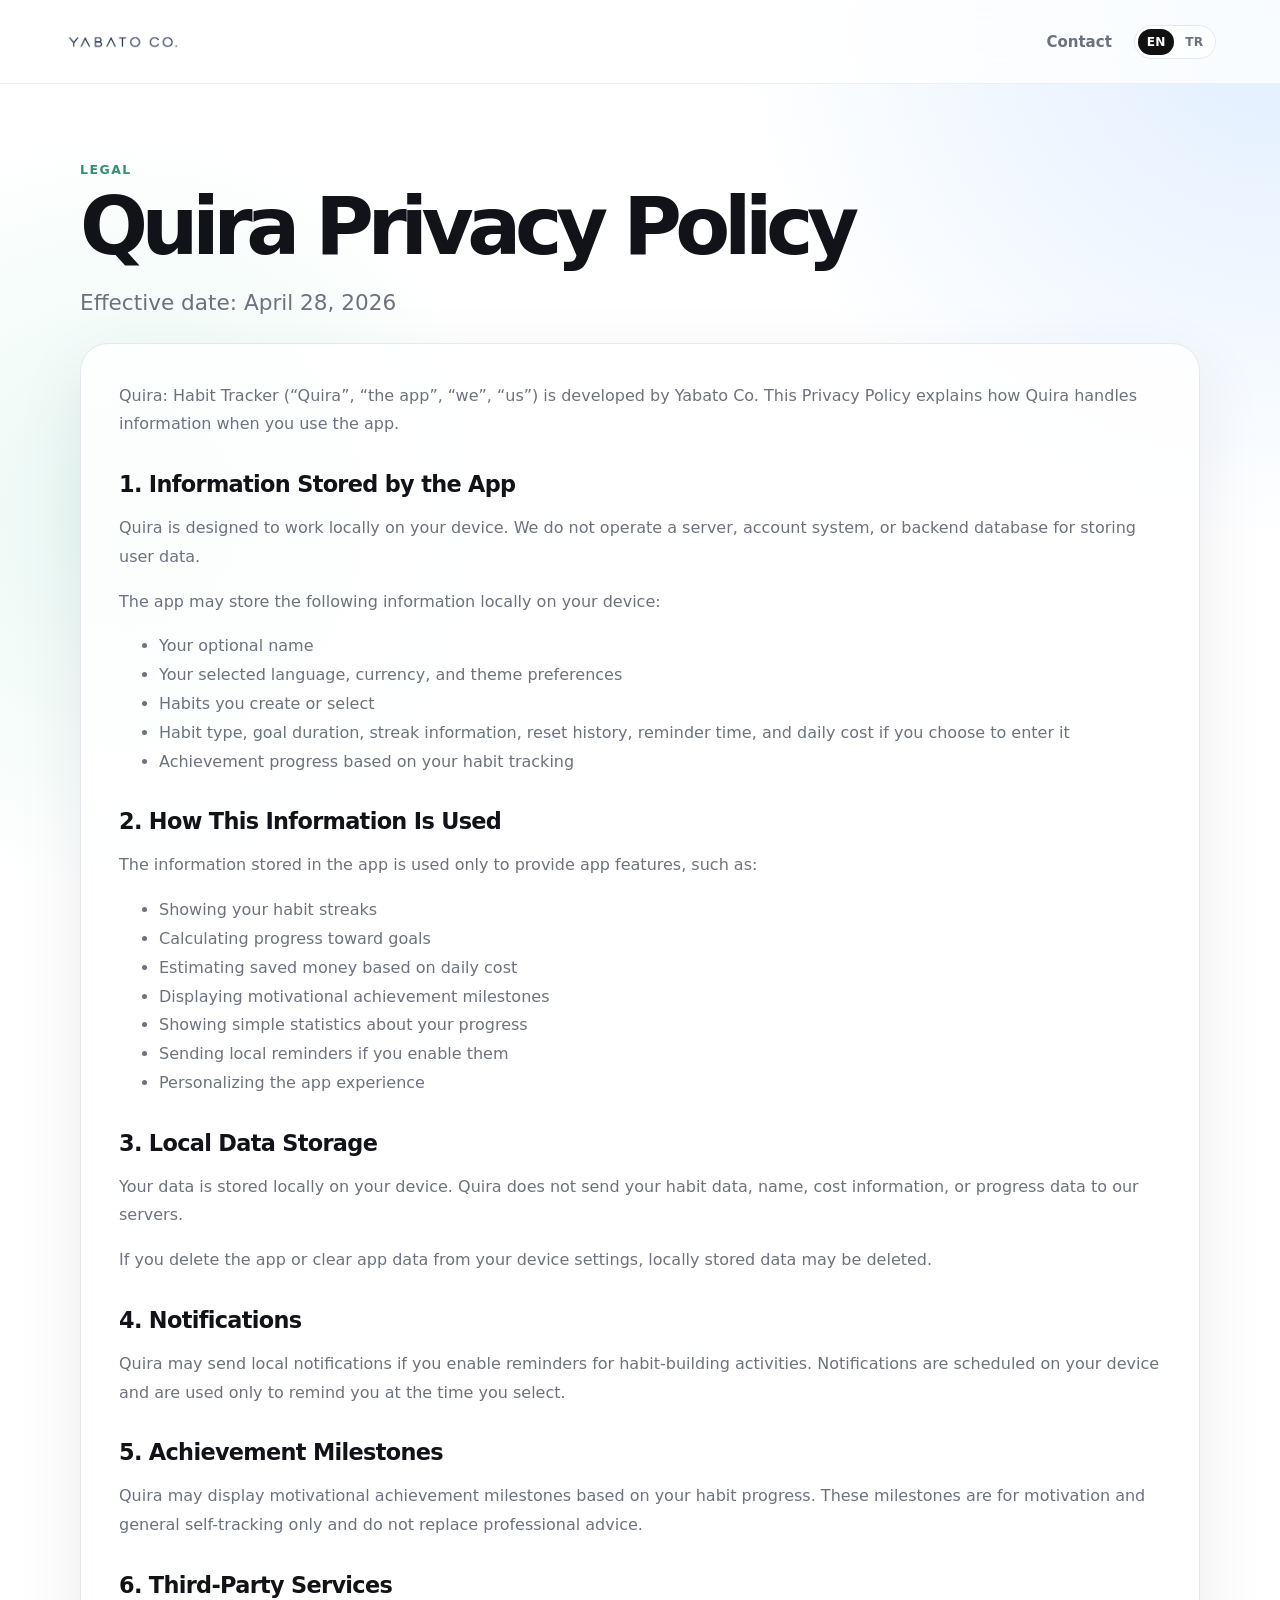
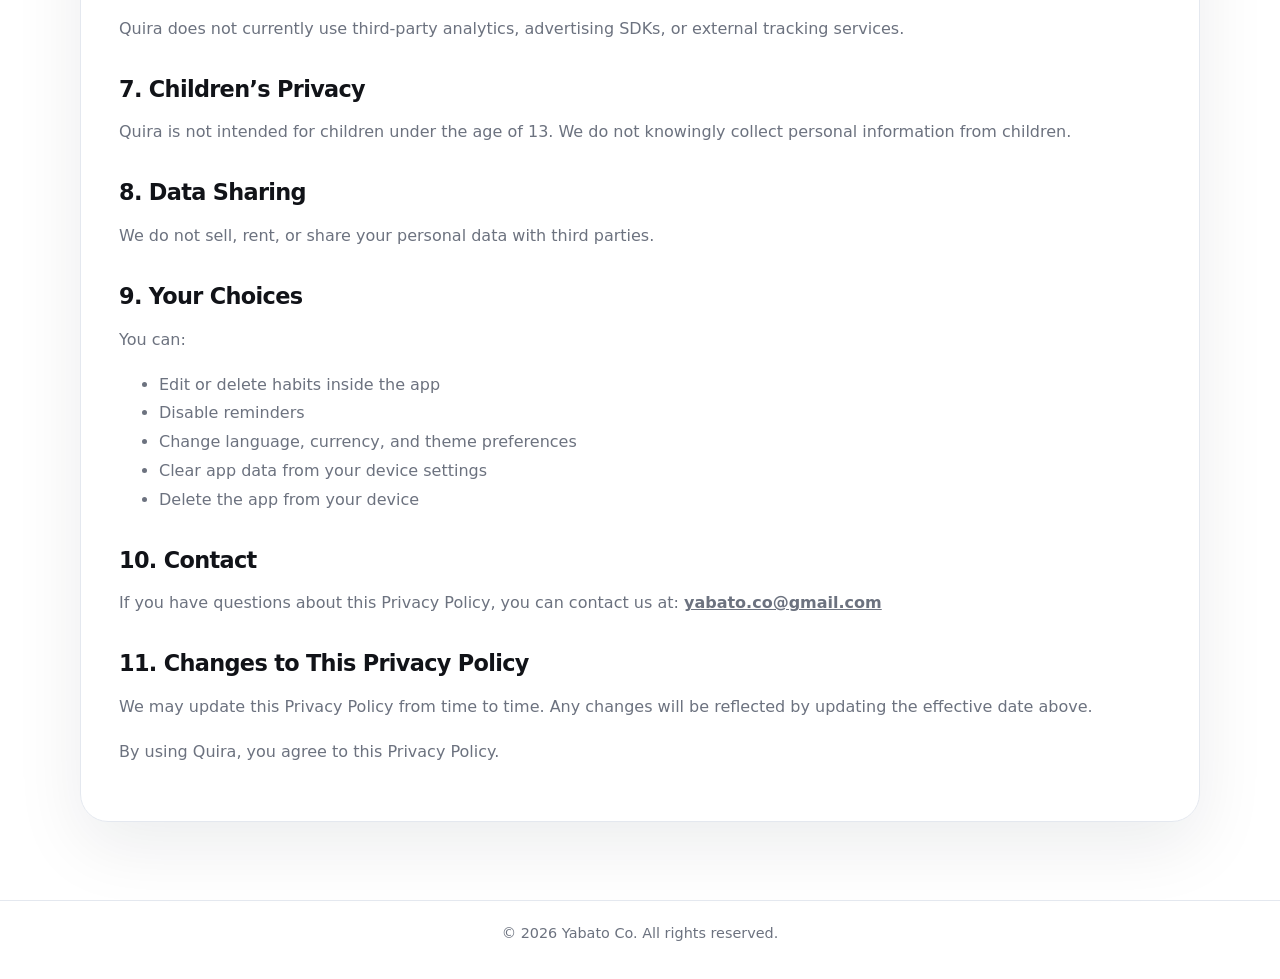
<file: privacy-quira.html>
<!doctype html>
<html lang="en">
<head>
  <meta charset="utf-8" />
  <meta name="viewport" content="width=device-width, initial-scale=1" />
  <title>Quira Privacy Policy | Yabato Co.</title>
  <meta name="description" content="Privacy Policy for Quira: Habit Tracker by Yabato Co." />
  <link rel="icon" type="image/png" href="./favicon.png?v=2" />
  <link rel="shortcut icon" type="image/png" href="./favicon.png?v=2" />
  <link rel="apple-touch-icon" href="./favicon.png?v=2" />
  <link rel="stylesheet" href="./styles.css?v=9" />
</head>
<body>
  <header class="site-header">
    <a class="brand" href="index.html" aria-label="Yabato Co.">
      <img src="yabato-logo.png?v=2" alt="Yabato Co." />
    </a>
    <nav>
      <a href="index.html#contact">Contact</a>
      <span class="lang-switch" aria-label="Language switcher">
        <a class="active" href="privacy-quira.html">EN</a>
        <a href="index-tr.html">TR</a>
      </span>
    </nav>
  </header>

  <main class="legal-page">
    <section class="section">
      <p class="eyebrow">Legal</p>
      <h1>Quira Privacy Policy</h1>
      <p class="hero-text">Effective date: April 28, 2026</p>

      <div class="legal-card">
        <p>
          Quira: Habit Tracker (“Quira”, “the app”, “we”, “us”) is developed by Yabato Co.
          This Privacy Policy explains how Quira handles information when you use the app.
        </p>

        <h2>1. Information Stored by the App</h2>
        <p>
          Quira is designed to work locally on your device. We do not operate a server,
          account system, or backend database for storing user data.
        </p>
        <p>The app may store the following information locally on your device:</p>
        <ul>
          <li>Your optional name</li>
          <li>Your selected language, currency, and theme preferences</li>
          <li>Habits you create or select</li>
          <li>Habit type, goal duration, streak information, reset history, reminder time, and daily cost if you choose to enter it</li>
          <li>Achievement progress based on your habit tracking</li>
        </ul>

        <h2>2. How This Information Is Used</h2>
        <p>The information stored in the app is used only to provide app features, such as:</p>
        <ul>
          <li>Showing your habit streaks</li>
          <li>Calculating progress toward goals</li>
          <li>Estimating saved money based on daily cost</li>
          <li>Displaying motivational achievement milestones</li>
          <li>Showing simple statistics about your progress</li>
          <li>Sending local reminders if you enable them</li>
          <li>Personalizing the app experience</li>
        </ul>

        <h2>3. Local Data Storage</h2>
        <p>
          Your data is stored locally on your device. Quira does not send your habit data,
          name, cost information, or progress data to our servers.
        </p>
        <p>
          If you delete the app or clear app data from your device settings, locally stored data may be deleted.
        </p>

        <h2>4. Notifications</h2>
        <p>
          Quira may send local notifications if you enable reminders for habit-building activities.
          Notifications are scheduled on your device and are used only to remind you at the time you select.
        </p>

        <h2>5. Achievement Milestones</h2>
        <p>
          Quira may display motivational achievement milestones based on your habit progress.
          These milestones are for motivation and general self-tracking only and do not replace professional advice.
        </p>

        <h2>6. Third-Party Services</h2>
        <p>
          Quira does not currently use third-party analytics, advertising SDKs, or external tracking services.
        </p>

        <h2>7. Children’s Privacy</h2>
        <p>
          Quira is not intended for children under the age of 13. We do not knowingly collect personal information from children.
        </p>

        <h2>8. Data Sharing</h2>
        <p>
          We do not sell, rent, or share your personal data with third parties.
        </p>

        <h2>9. Your Choices</h2>
        <p>You can:</p>
        <ul>
          <li>Edit or delete habits inside the app</li>
          <li>Disable reminders</li>
          <li>Change language, currency, and theme preferences</li>
          <li>Clear app data from your device settings</li>
          <li>Delete the app from your device</li>
        </ul>

        <h2>10. Contact</h2>
        <p>
          If you have questions about this Privacy Policy, you can contact us at:
          <a href="mailto:yabato.co@gmail.com">yabato.co@gmail.com</a>
        </p>

        <h2>11. Changes to This Privacy Policy</h2>
        <p>
          We may update this Privacy Policy from time to time. Any changes will be reflected by updating the effective date above.
        </p>

        <p>
          By using Quira, you agree to this Privacy Policy.
        </p>
      </div>
    </section>
  </main>

  <footer>
    <p>&copy; 2026 Yabato Co. All rights reserved.</p>
  </footer>
</body>
</html>
</file>
<file: styles.css>
:root {
  --bg: #ffffff;
  --surface: #f7f8fb;
  --surface-strong: #eef3f7;
  --text: #111318;
  --muted: #6c727f;
  --line: #e4e8ef;
  --black: #111111;
  --green: #40c9a2;
  --blue: #7bb7ff;
  --radius: 28px;
  --shadow: 0 24px 70px rgba(17, 24, 39, 0.08);
}

* {
  box-sizing: border-box;
}

html {
  scroll-behavior: smooth;
  overflow-x: hidden;
}

body {
  margin: 0;
  font-family: Inter, ui-sans-serif, system-ui, -apple-system, BlinkMacSystemFont, "Segoe UI", sans-serif;
  color: var(--text);
  background:
    radial-gradient(circle at top right, rgba(123, 183, 255, 0.24), transparent 34rem),
    radial-gradient(circle at 10% 20%, rgba(64, 201, 162, 0.12), transparent 24rem),
    var(--bg);
  overflow-x: hidden;
}

a {
  color: inherit;
}

.site-header {
  position: sticky;
  top: 0;
  z-index: 10;
  display: flex;
  align-items: center;
  justify-content: space-between;
  padding: 22px clamp(20px, 5vw, 72px);
  background: rgba(255, 255, 255, 0.78);
  backdrop-filter: blur(18px);
  border-bottom: 1px solid rgba(228, 232, 239, 0.7);
}

.brand {
  display: inline-flex;
  align-items: center;
  text-decoration: none;
}

.site-header .brand img {
  display: block;
  width: 118px;
  max-width: 118px;
  height: auto;
  max-height: 40px;
  object-fit: contain;
}

nav {
  display: flex;
  align-items: center;
  gap: 22px;
}

nav a {
  text-decoration: none;
  color: var(--muted);
  font-size: 0.94rem;
  font-weight: 600;
}

.lang-switch {
  display: inline-flex;
  align-items: center;
  gap: 2px;
  padding: 3px;
  border: 1px solid var(--line);
  border-radius: 999px;
  background: rgba(255, 255, 255, 0.74);
}

.lang-switch a {
  min-width: 34px;
  padding: 6px 9px;
  border-radius: 999px;
  color: var(--muted);
  font-size: 0.76rem;
  font-weight: 850;
  text-align: center;
}

.lang-switch a.active {
  color: #ffffff;
  background: var(--black);
}

main {
  width: min(1120px, calc(100% - 40px));
  margin: 0 auto;
}

.hero {
  min-height: 72vh;
  display: grid;
  align-content: center;
  padding: 90px 0 70px;
}

.eyebrow {
  margin: 0 0 14px;
  color: #338f76;
  font-size: 0.78rem;
  font-weight: 800;
  letter-spacing: 0.12em;
  text-transform: uppercase;
}

h1,
h2,
h3,
p {
  margin-top: 0;
}

h1 {
  max-width: 820px;
  margin-bottom: 22px;
  font-size: clamp(3.2rem, 9vw, 7.6rem);
  line-height: 0.9;
  letter-spacing: -0.08em;
}

h2 {
  margin-bottom: 16px;
  font-size: clamp(2rem, 5vw, 4rem);
  line-height: 0.98;
  letter-spacing: -0.06em;
}

h3 {
  margin-bottom: 10px;
  font-size: 1.35rem;
  letter-spacing: -0.035em;
}

.hero-text {
  max-width: 650px;
  color: var(--muted);
  font-size: clamp(1.08rem, 2vw, 1.35rem);
  line-height: 1.65;
}

.hero-actions,
.app-actions {
  display: flex;
  flex-wrap: wrap;
  align-items: center;
  gap: 12px;
  margin-top: 28px;
}

.button {
  display: inline-flex;
  align-items: center;
  justify-content: center;
  min-height: 48px;
  padding: 0 20px;
  border-radius: 999px;
  text-decoration: none;
  font-weight: 750;
}

.button.primary {
  color: #ffffff;
  background: var(--black);
}

.button.secondary {
  color: var(--text);
  background: #ffffff;
  border: 1px solid var(--line);
}

.button.disabled {
  cursor: default;
  opacity: 0.92;
}

.section {
  padding: 78px 0;
}

.section-heading {
  max-width: 760px;
  margin-bottom: 30px;
}

.apps-stack {
  display: grid;
  gap: 24px;
  row-gap: 24px;
}

.app-card {
  display: grid;
  grid-template-columns: 110px 1fr;
  gap: 26px;
  align-items: center;
  margin-top: 0;
  padding: clamp(22px, 4vw, 36px);
  border: 1px solid var(--line);
  border-radius: var(--radius);
  background: rgba(255, 255, 255, 0.82);
  box-shadow: var(--shadow);
}

.app-card-link {
  text-decoration: none;
  color: inherit;
  transition: transform 180ms ease, box-shadow 180ms ease;
}

.app-card-link:hover {
  transform: translateY(-3px);
  box-shadow: 0 30px 80px rgba(17, 24, 39, 0.11);
}

.app-card-link h3,
.app-card-link p,
.app-card-link span {
  text-decoration: none;
}

.app-icon {
  width: 96px;
  height: 96px;
  display: block;
  border-radius: 28px;
  object-fit: cover;
  background: #ffffff;
}

.app-label {
  margin-bottom: 6px;
  color: var(--muted);
  font-size: 0.82rem;
  font-weight: 800;
  text-transform: uppercase;
  letter-spacing: 0.1em;
}

.app-content p {
  max-width: 650px;
  color: var(--muted);
  line-height: 1.7;
}

.pill {
  display: inline-flex;
  align-items: center;
  gap: 8px;
  min-height: 38px;
  padding: 0 14px;
  border-radius: 999px;
  background: var(--surface-strong);
  color: var(--text);
  font-size: 0.9rem;
  font-weight: 750;
}

.app-actions a,
.text-link {
  color: var(--text);
  font-weight: 750;
  text-decoration: none;
  border-bottom: 1px solid currentColor;
}

.split {
  display: grid;
  grid-template-columns: 1fr 1fr;
  gap: 54px;
  align-items: start;
}

.split > p {
  color: var(--muted);
  font-size: 1.12rem;
  line-height: 1.8;
}

.principles {
  display: grid;
  grid-template-columns: repeat(3, 1fr);
  gap: 18px;
}

.principle {
  min-height: 190px;
  padding: 24px;
  border: 1px solid var(--line);
  border-radius: 24px;
  background: var(--surface);
}

.principle p,
.contact p {
  color: var(--muted);
  line-height: 1.7;
}

.contact {
  text-align: center;
  padding-bottom: 100px;
}

.email {
  display: inline-block;
  margin-top: 12px;
  color: var(--text);
  font-size: 1.15rem;
  font-weight: 800;
  text-decoration: none;
}

footer {
  border-top: 1px solid var(--line);
  padding: 24px 20px;
  text-align: center;
  color: var(--muted);
  font-size: 0.9rem;
}

/* Quira page */

.app-hero {
  min-height: 62vh;
  display: grid;
  grid-template-columns: 1.35fr 0.65fr;
  gap: 42px;
  align-items: center;
  padding: 74px 0 46px;
}

.hero-phone-card {
  justify-self: end;
  width: min(100%, 168px);
  min-height: 188px;
  display: grid;
  place-items: center;
  align-content: center;
  padding: 12px;
  border: 1px solid var(--line);
  border-radius: 26px;
  background:
    radial-gradient(circle at top right, rgba(64, 201, 162, 0.14), transparent 11rem),
    #ffffff;
  box-shadow: 0 20px 56px rgba(17, 24, 39, 0.08);
  text-align: center;
}

.hero-phone-card img {
  width: 92px;
  height: 92px;
  border-radius: 20px;
  margin-bottom: 10px;
  object-fit: cover;
}

.hero-phone-card.monevia-card img {
  padding: 10px;
  background: #ffffff;
  object-fit: contain;
}

.monevia-kpi-grid {
  display: grid;
  grid-template-columns: repeat(3, 1fr);
  gap: 16px;
  margin-top: 30px;
}

.monevia-kpi {
  padding: 24px;
  border: 1px solid var(--line);
  border-radius: 24px;
  background: #ffffff;
  box-shadow: 0 18px 48px rgba(17, 24, 39, 0.07);
}

.monevia-kpi strong {
  display: block;
  margin-bottom: 8px;
  color: var(--text);
  font-size: clamp(1.5rem, 3vw, 2.4rem);
  letter-spacing: -0.06em;
}

.monevia-kpi span {
  color: var(--muted);
  font-size: 0.92rem;
  font-weight: 750;
}

.play-pill,
.play-cta {
  gap: 9px;
}

.play-mark {
  width: 16px;
  height: 16px;
  flex: 0 0 auto;
  display: inline-block;
  clip-path: polygon(14% 4%, 92% 50%, 14% 96%);
  background: linear-gradient(135deg, #34a853 0 32%, #4285f4 32% 58%, #fbbc04 58% 76%, #ea4335 76% 100%);
  box-shadow: 0 0 0 1px rgba(17, 24, 39, 0.04);
}

.button .play-mark {
  width: 17px;
  height: 17px;
}

.hero-phone-card h2 {
  font-size: 1.3rem;
  margin-bottom: 3px;
}

.hero-phone-card p {
  color: var(--muted);
  font-weight: 700;
  font-size: 0.84rem;
}

.feature-banner {
  margin: 8px 0 46px;
  padding: 0;
  overflow: hidden;
  border: 1px solid var(--line);
  border-radius: 32px;
  background: #ffffff;
  box-shadow: var(--shadow);
}

.feature-banner img {
  display: block;
  width: 100%;
  border-radius: 32px;
}

.feature-grid {
  display: grid;
  grid-template-columns: repeat(3, 1fr);
  gap: 18px;
}

.feature-grid .principle {
  min-height: 170px;
  background: #ffffff;
}

.screenshots-section {
  overflow: visible;
}

.screenshot-carousel-wrap {
  position: relative;
  margin-inline: -64px;
  padding-inline: 64px;
}

.screenshots {
  display: grid;
  grid-auto-flow: column;
  grid-auto-columns: calc((100% - 36px) / 3);
  grid-template-columns: none;
  gap: 18px;
  overflow-x: auto;
  overflow-y: hidden;
  overscroll-behavior-inline: contain;
  scroll-snap-type: inline mandatory;
  padding: 8px 0 26px;
  scrollbar-width: thin;
}

.screenshots::-webkit-scrollbar {
  height: 0;
}

.screenshot-button {
  display: block;
  width: 100%;
  padding: 0;
  border: 0;
  background: transparent;
  cursor: zoom-in;
  scroll-snap-align: start;
}

.screenshot-button img {
  display: block;
  width: 100%;
  aspect-ratio: 1 / 1;
  object-fit: cover;
  object-position: top;
  border-radius: 30px;
  border: 0;
  background: #ffffff;
  box-shadow: 0 18px 48px rgba(17, 24, 39, 0.10);
}

.scroll-cue {
  position: absolute;
  top: 42%;
  z-index: 3;
  width: 46px;
  height: 46px;
  display: grid;
  place-items: center;
  border-radius: 999px;
  color: var(--text);
  background: rgba(255, 255, 255, 0.94);
  border: 1px solid var(--line);
  box-shadow: 0 14px 36px rgba(17, 24, 39, 0.14);
  font-size: 2.1rem;
  line-height: 1;
  padding: 0;
  cursor: pointer;
}

.scroll-cue.left {
  left: 8px;
}

.scroll-cue.right {
  right: 8px;
}

.lightbox {
  position: fixed;
  inset: 0;
  z-index: 100;
  display: none;
  place-items: center;
  padding: 28px;
  background: rgba(8, 12, 18, 0.72);
  backdrop-filter: blur(12px);
}

.lightbox.is-open {
  display: grid;
}

.lightbox img {
  max-width: min(92vw, 520px);
  max-height: 90vh;
  border-radius: 32px;
  box-shadow: 0 30px 90px rgba(0, 0, 0, 0.34);
}

.lightbox-close {
  position: fixed;
  top: 22px;
  right: 24px;
  width: 44px;
  height: 44px;
  border: 0;
  border-radius: 999px;
  color: #111318;
  background: rgba(255, 255, 255, 0.92);
  font-size: 2rem;
  line-height: 1;
  cursor: pointer;
}

/* Legal page */

.legal-page h1 {
  font-size: clamp(2.6rem, 7vw, 5rem);
}

.legal-card {
  padding: clamp(22px, 4vw, 38px);
  border: 1px solid var(--line);
  border-radius: var(--radius);
  background: rgba(255, 255, 255, 0.86);
  box-shadow: var(--shadow);
  color: var(--muted);
  line-height: 1.8;
}

.legal-card h2 {
  margin-top: 32px;
  font-size: 1.4rem;
  line-height: 1.2;
  letter-spacing: -0.03em;
  color: var(--text);
}

.legal-card a {
  font-weight: 800;
}

/* Responsive */

@media (max-width: 980px) {
  body,
  main,
  .site-header,
  .section,
  .app-hero,
  .screenshots-section,
  .screenshot-carousel-wrap {
    max-width: 100%;
  }

  .app-hero {
    grid-template-columns: 1fr;
    overflow: hidden;
  }

  .hero-phone-card {
    justify-self: start;
  }

  .feature-grid {
    grid-template-columns: repeat(2, 1fr);
  }

  .monevia-kpi-grid {
    grid-template-columns: 1fr;
  }

  .screenshot-carousel-wrap {
    margin-inline: 0;
    padding-inline: 0;
    overflow: hidden;
  }

  .screenshots {
    grid-auto-columns: calc((100% - 18px) / 2);
    width: 100%;
    max-width: 100%;
  }

  .scroll-cue.left {
    left: 6px;
  }

  .scroll-cue.right {
    right: 6px;
  }
}

@media (max-width: 720px) {
  .site-header {
    padding: 18px 20px;
  }

  .site-header .brand img {
    width: 96px;
    max-width: 96px;
    height: auto;
    max-height: 34px;
  }

  nav {
    gap: 14px;
    flex-wrap: wrap;
    justify-content: flex-end;
  }

  nav a {
    font-size: 0.86rem;
  }

  .lang-switch a {
    min-width: 30px;
    padding: 5px 8px;
    font-size: 0.72rem;
  }

  main {
    width: 100%;
    padding-inline: 14px;
    overflow: hidden;
  }

  .hero {
    min-height: 66vh;
    padding-top: 70px;
  }

  .app-card,
  .split,
  .principles {
    grid-template-columns: 1fr;
  }

  .app-card {
    gap: 18px;
  }

  .section {
    padding: 54px 0;
  }

  .scroll-cue {
    display: none;
  }
}

@media (max-width: 620px) {
  .app-hero {
    padding: 64px 0 42px;
  }

  .hero-phone-card {
    width: 100%;
    max-width: 168px;
    min-height: 188px;
    border-radius: 26px;
  }

  .feature-grid {
    grid-template-columns: 1fr;
  }

  .screenshots {
    grid-auto-columns: 82%;
    max-width: 100%;
  }

  .screenshot-carousel-wrap {
    width: 100%;
    max-width: 100%;
    overflow: hidden;
  }

  .screenshot-button,
  .screenshot-button img,
  .feature-banner,
  .feature-banner img {
    max-width: 100%;
  }
}
</file>
